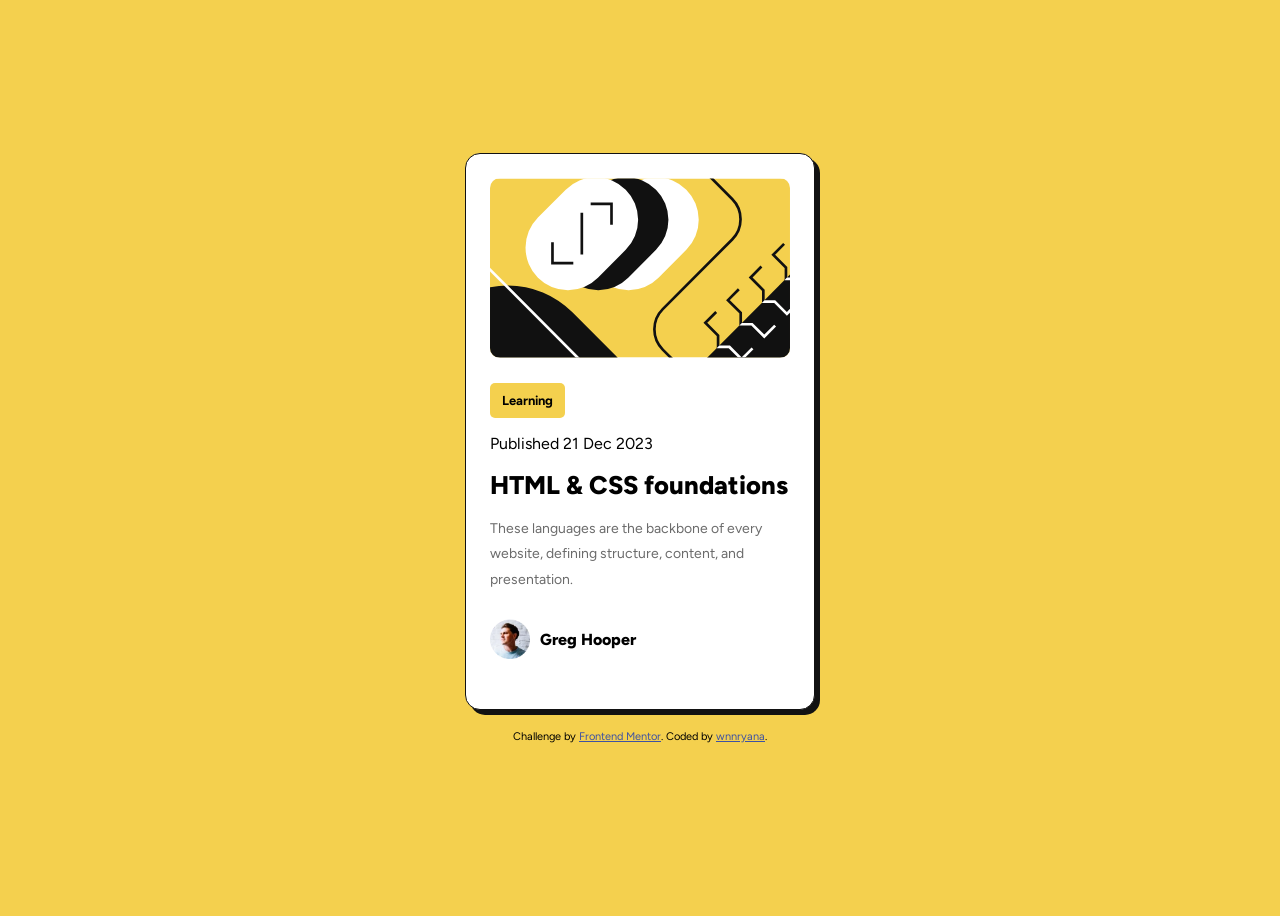
<file: blog-preview-card-main/index.html>
<!DOCTYPE html>
<html lang="en">
<head>
  <meta charset="UTF-8">
  <meta name="viewport" content="width=device-width, initial-scale=1.0"> <!-- displays site properly based on user's device -->

  <link rel="stylesheet" href="https://fonts.googleapis.com/css2?family=Figtree">
  <link rel="icon" type="image/png" sizes="32x32" href="./assets/images/favicon-32x32.png">
  <link rel="stylesheet" href="styles.css">
  
  <title>Frontend Mentor | Blog preview card</title>

</head>
<body>

  <div class="container">

    <img src="assets/images/illustration-article.svg" alt="illustration image">

    <div class="learning">
      <p>Learning</p>
    </div>
    
    <p>Published 21 Dec 2023</p>

    <h1>HTML & CSS foundations</h1>

    <div class="p-container"> 
      <p>These languages are the backbone of every</p>
      <p>website, defining structure, content, and </p>
      <p>presentation.</p>
    </div>
    

    <div class="profile">
      <img src="assets/images/image-avatar.webp" alt="Geg Hopper Image">
      <span>Greg Hooper</span> 
    </div>

  </div>
  
  <footer class="attribution">
    Challenge by <a href="https://www.frontendmentor.io?ref=challenge">Frontend Mentor</a>. 
    Coded by <a href="https://github.com/wnnryana">wnnryana</a>.
  </footer>
</body>
</html>
</file>
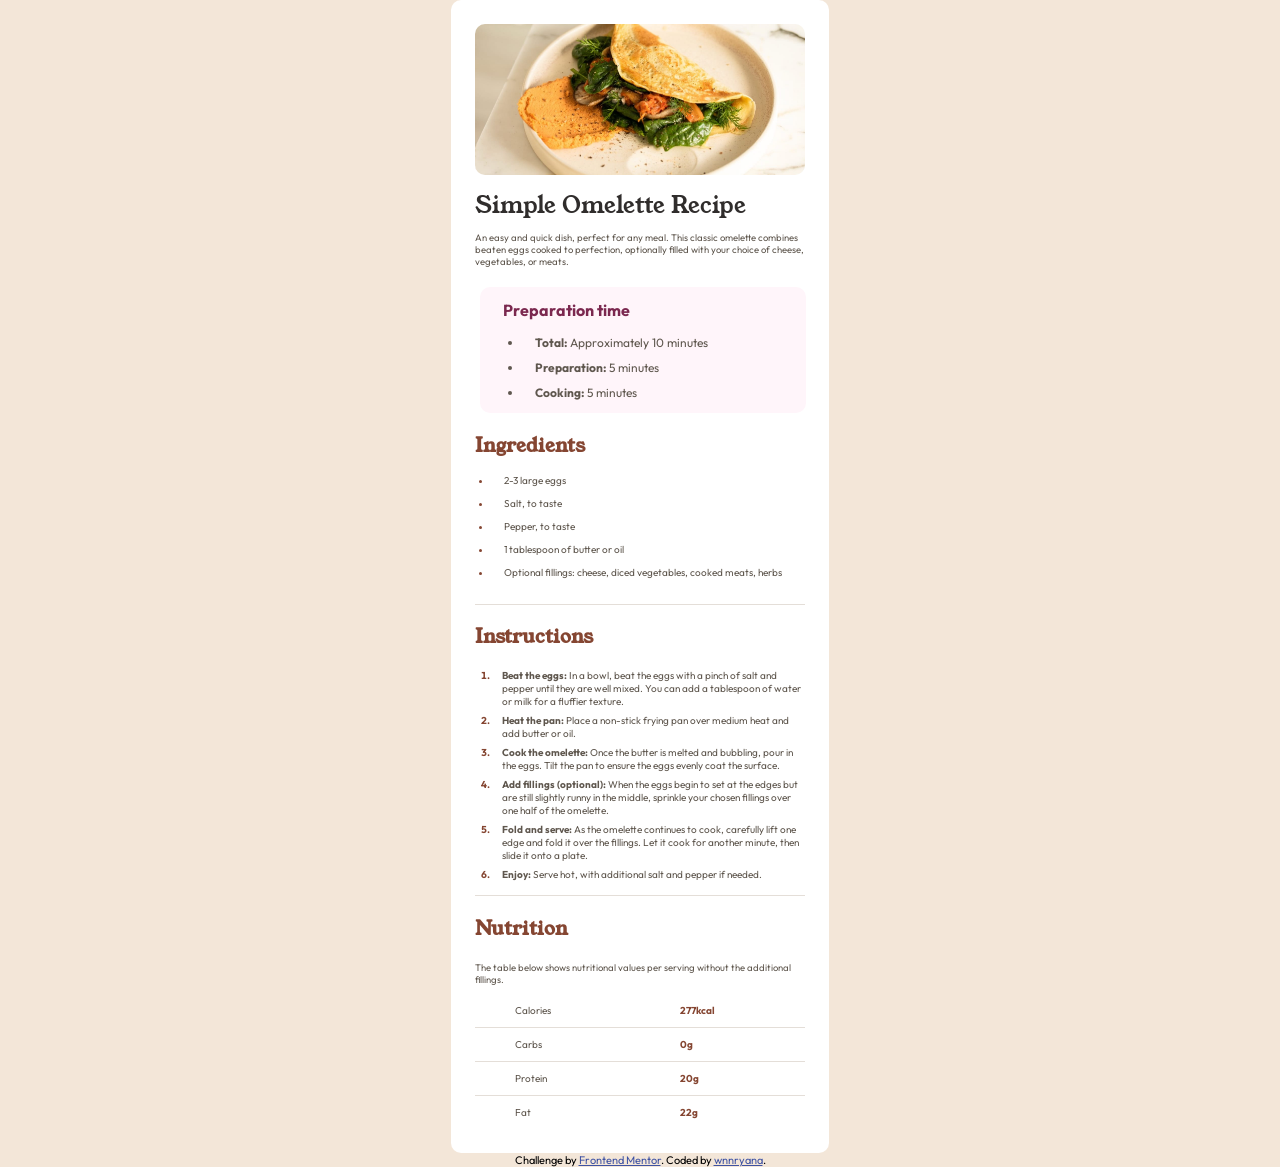
<file: recipe-page-main/index.html>
<!DOCTYPE html>
<html lang="en">
<head>
  <meta charset="UTF-8">
  <meta name="viewport" content="width=device-width, initial-scale=1.0"> <!-- displays site properly based on user's device -->

  <link rel="icon" type="image/png" sizes="32x32" href="./assets/images/favicon-32x32.png">
  <link rel="stylesheet" href="styles.css">
  <link rel="stylesheet" href="https://fonts.googleapis.com/css2?family=Young+Serif:wght@400&family=Outfit:wght@400;600;700&display=swap">
  <title>Frontend Mentor | Recipe page</title>

</head>
<body>
  <div class="container">

    <img src="assets/images/image-omelette.jpeg">

    <h1>Simple Omelette Recipe</h1>

    <p>An easy and quick dish, perfect for any meal. This classic omelette combines beaten eggs cooked 
       to perfection, optionally filled with your choice of cheese, vegetables, or meats.</p>

    <div class="prepare-time-container">
      <h4>Preparation time</h4>
      
      <ul>
        <li><span>Total:</span> Approximately 10 minutes</li>
        <li><span>Preparation:</span> 5 minutes</li>
        <li><span>Cooking:</span> 5 minutes</li>
      </ul>
    </div>

    <div class="ingredients-container">
      <h3>Ingredients</h3>
      <ul>
        <li>2-3 large eggs</li>
        <li>Salt, to taste</li>
        <li>Pepper, to taste</li>
        <li>1 tablespoon of butter or oil</li>
        <li>Optional fillings: cheese, diced vegetables, cooked meats, herbs</li>
      </ul>
    </div>

    <hr>

    <div class="instructions-container">
      <h3>Instructions</h3>
      <ol>
        <li><span>Beat the eggs:</span> In a bowl, beat the eggs with a pinch of salt and pepper until they are well mixed. 
            You can add a tablespoon of water or milk for a fluffier texture.</li>
        <li><span>Heat the pan:</span> Place a non-stick frying pan over medium heat and add butter or oil.</li>
        <li><span>Cook the omelette:</span> Once the butter is melted and bubbling, pour in the eggs. Tilt the pan to ensure 
            the eggs evenly coat the surface.</li>
        <li><span>Add fillings (optional):</span> When the eggs begin to set at the edges but are still slightly runny in the 
            middle, sprinkle your chosen fillings over one half of the omelette.</li>
        <li><span>Fold and serve:</span> As the omelette continues to cook, carefully lift one edge and fold it over the 
            fillings. Let it cook for another minute, then slide it onto a plate.</li>
        <li><span>Enjoy:</span> Serve hot, with additional salt and pepper if needed.</li>
      </ol>
    </div>

    <hr>

    <div class="nutrition-container">
      <h3>Nutrition</h3>

      <p>The table below shows nutritional values per serving without the additional fillings.</p>

      <table>
        <tbody>
          <tr>
            <td>Calories</td>
            <td>277kcal</td>
          </tr>
          <tr>
            <td>Carbs</td>
            <td>0g</td>
          </tr>
          <tr>
            <td>Protein</td>
            <td>20g</td>
          </tr>
          <tr>
            <td>Fat</td>
            <td>22g</td>
          </tr>  
        </tbody>
      </table>
    </div>
  </div>

  <footer class="attribution">
    Challenge by <a href="https://www.frontendmentor.io?ref=challenge">Frontend Mentor</a>. 
    Coded by <a href="https://github.com/wnnryana">wnnryana</a>.
  </footer>
</body>
</html>
</file>
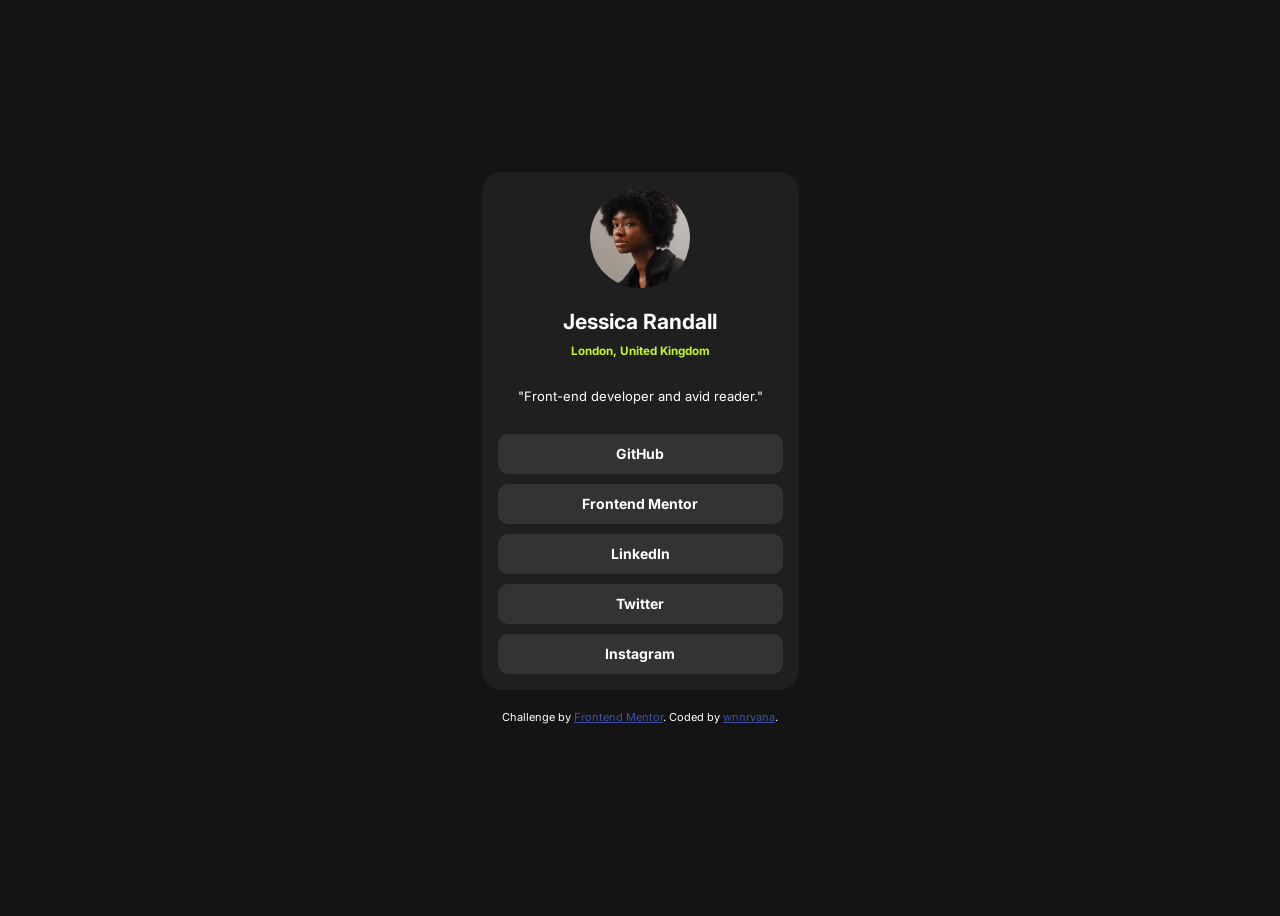
<file: social-links-profile-main/index.html>
<!DOCTYPE html>
<html lang="en">
<head>
  <meta charset="UTF-8">
  <meta name="viewport" content="width=device-width, initial-scale=1.0"> <!-- displays site properly based on user's device -->

  <link rel="icon" type="image/png" sizes="32x32" href="./assets/images/favicon-32x32.png">
  <link rel="stylesheet" href="styles.css">
  <link rel="stylesheet" href="https://fonts.googleapis.com/css2?family=Inter">

  <title>Frontend Mentor | Social links profile</title>

</head>
<body>

  <div class="container">

    <img src="assets/images/avatar-jessica.jpeg">

    <h2>Jessica Randall</h2>

    <h5>London, United Kingdom</h5>

    <p>"Front-end developer and avid reader."</p>

    <div class="a-container">
      <a href="https://github.com/" target="_blank">GitHub</a>
      <a href="https://www.frontendmentor.io" target="_blank">Frontend Mentor</a>
      <a href="https://www.linkedin.com" target="_blank">LinkedIn</a>
      <a href="https://x.com" target="_blank">Twitter</a>
      <a href="https://www.instagram.com" target="_blank">Instagram</a>
    </div>
    
  </div>
  
  <footer class="attribution">
    Challenge by <a href="https://www.frontendmentor.io?ref=challenge" target="_blank">Frontend Mentor</a>. 
    Coded by <a href="https://github.com/wnnryana" target="_blank">wnnryana</a>.
  </footer>
</body>
</html>
</file>
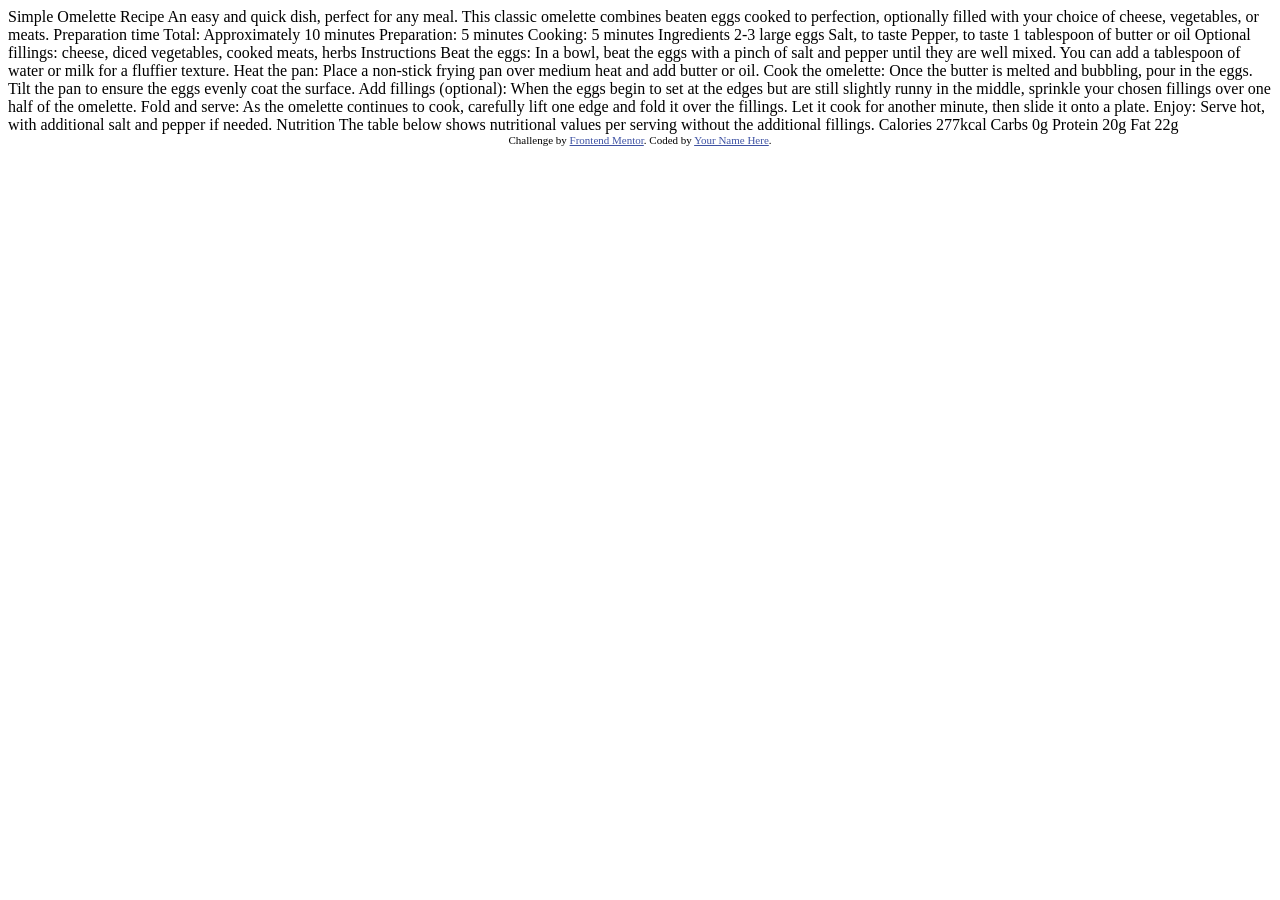
<file: recipe-page-main/recipe-page-main/index.html>
<!DOCTYPE html>
<html lang="en">
<head>
  <meta charset="UTF-8">
  <meta name="viewport" content="width=device-width, initial-scale=1.0"> <!-- displays site properly based on user's device -->

  <link rel="icon" type="image/png" sizes="32x32" href="./assets/images/favicon-32x32.png">
  
  <title>Frontend Mentor | Recipe page</title>

  <!-- Feel free to remove these styles or customise in your own stylesheet 👍 -->
  <style>
    .attribution { font-size: 0.6875rem; text-align: center; }
    .attribution a { color: hsl(228, 45%, 44%); }
  </style>
</head>
<body>

  Simple Omelette Recipe

  An easy and quick dish, perfect for any meal. This classic omelette combines beaten eggs cooked 
  to perfection, optionally filled with your choice of cheese, vegetables, or meats.

  Preparation time

  Total: Approximately 10 minutes
  Preparation: 5 minutes
  Cooking: 5 minutes

  Ingredients

  2-3 large eggs
  Salt, to taste
  Pepper, to taste
  1 tablespoon of butter or oil
  Optional fillings: cheese, diced vegetables, cooked meats, herbs

  Instructions

  Beat the eggs: In a bowl, beat the eggs with a pinch of salt and pepper until they are well mixed. 
  You can add a tablespoon of water or milk for a fluffier texture.

  Heat the pan: Place a non-stick frying pan over medium heat and add butter or oil.

  Cook the omelette: Once the butter is melted and bubbling, pour in the eggs. Tilt the pan to ensure 
  the eggs evenly coat the surface.

  Add fillings (optional): When the eggs begin to set at the edges but are still slightly runny in the 
  middle, sprinkle your chosen fillings over one half of the omelette.

  Fold and serve: As the omelette continues to cook, carefully lift one edge and fold it over the 
  fillings. Let it cook for another minute, then slide it onto a plate.

  Enjoy: Serve hot, with additional salt and pepper if needed.

  Nutrition

  The table below shows nutritional values per serving without the additional fillings.

  Calories
  277kcal

  Carbs
  0g

  Protein
  20g

  Fat
  22g
  
  <footer class="attribution">
    Challenge by <a href="https://www.frontendmentor.io?ref=challenge">Frontend Mentor</a>. 
    Coded by <a href="#">Your Name Here</a>.
  </footer>
</body>
</html>
</file>
<file: blog-preview-card-main/styles.css>
body {
    background-color: hsl(47, 88%, 63%);
    display: flex;
    justify-content: center;
    align-items: center;
    flex-direction: column;
    height: 100vh;
    font-family: "Figtree";
    font-size: 16px;
}

.container {
    background-color: hsl(0, 0%, 100%);
    border-radius: 15px;
    width: 100%;
    max-width: 300px;
    padding: 1.5rem;
    border: 1px solid hsl(0, 0%, 7%);
    box-shadow: 5px 5px hsl(0, 0%, 7%);
}

img {
   display: block;
   margin: auto;
   width: 100%;
   border-radius: 10px;
}

.learning {
    background-color: hsl(47, 88%, 63%);
    width: 25%;
    height: 7%;
    border-radius: 5px;
    display: flex;
    justify-content: center;
    align-items: center;
    margin-top: 25px;
}

.learning p {
    font-size: small;
    font-weight: bold;
    text-align: center;
}

h1 {
    font-size: 1.6rem;
    font-weight: 800;
}

.p-container {
    margin-top: 23px;
    line-height: 0.8;
    color: hsl(0, 0%, 42%);
    font-size: 14px;
}

.profile img {
    width: 40px;
    margin: 20px 0;
}

.profile {
    display: flex;
    justify-content: flex-start;
    align-items: center;
    gap: 10px;
}

span {
    font-weight: 800;
}

.attribution { 
    font-size: 0.6875rem; 
    text-align: center; 
    margin: 20px 0;
}

.attribution a { 
    color: hsl(228, 45%, 44%); 
}
</file>
<file: recipe-page-main/styles.css>
.attribution { 
    font-size: 0.6875rem; 
    text-align: center; 
}

.attribution a { 
    color: hsl(228, 45%, 44%); 
}

body {
    background-color: hsl(30, 54%, 90%);
    display: flex;
    justify-content: center;
    align-items: center;
    flex-direction: column;
    width: 100%;
    min-height: 100vh;
    margin: 0;
    font-size: 16px;
    font-family: 'Outfit';
}

.container {
    background-color: hsl(0, 0%, 100%);
    padding: 1.5rem;
    width: 100%;
    max-width: 330px;
    border-radius: 10px;
}

img {
    max-width: 330px;
    border-radius: 10px;
}

h1 {
    font-family: "Young Serif", serif;
    font-weight: 400;
    color: hsl(24, 5%, 18%);
    margin: 10px 0;
    font-size: 23px;
}

p {
    color: hsl(30, 10%, 34%);
    font-size: 9.5px;
}

.prepare-time-container {
    background-color: hsl(330, 100%, 98%);
    padding: 0.5rem;
    width: 100%;
    max-width: 310px;
    border-radius: 10px;
    margin: 20px 0 0 5px;
}

.prepare-time-container h4 {
    color: hsl(332, 51%, 32%);
    margin: 5px 0 0 15px;
}

.prepare-time-container ul {
    line-height: 25px;
    color: hsl(30, 10%, 34%);
    margin: 10px 0 0 -5px;
    font-size: 12px;
}

.prepare-time-container li {
    padding-left: 12px;
}

.ingredients-container h3 {
    color: hsl(14, 45%, 36%);
    font-family: "Young Serif", serif;
    margin-bottom: 0;
}

.ingredients-container ul {
    line-height: 23px;
    color: hsl(30, 10%, 34%);
    font-size: 10px;
    margin: 10px 0 20px -23px;
}

.ingredients-container li::marker {
    color: hsl(14, 45%, 36%);
}

.ingredients-container li {
    padding-left: 12px;
}

.instructions-container h3 {
    color: hsl(14, 45%, 36%);
    font-family: "Young Serif", serif;
}

.instructions-container ol {
    color: hsl(30, 10%, 34%);
    font-size: 10px;
}

.instructions-container li::marker {
    color: hsl(14, 45%, 36%);
    font-weight: bold;
}

.instructions-container li {
    padding: 0px 0 6px 10px;
}

.instructions-container ol {
    margin: 0 0 0 -23px;
}

span {
    font-weight: bold;
}

.nutrition-container h3 {
    color: hsl(14, 45%, 36%);
    font-family: "Young Serif", serif;
}

.nutrition-container td:first-child {
    color: hsl(30, 10%, 34%);
}

.nutrition-container td:last-child {
    color: hsl(14, 45%, 36%);
    font-weight: bold;

}

.nutrition-container table {
   width: 100%;
   border-collapse: collapse;
   table-layout: fixed;
   font-size: 10px;
    
}

.nutrition-container tr:not(:last-child) td {
    border-bottom:  1px solid hsl(30, 18%, 87%);
}

.nutrition-container td {
    padding: 10px 40px 10px 40px;
}

hr {
    border: none;
    border-top: 1px solid hsl(30, 18%, 87%);
}
</file>
<file: social-links-profile-main/styles.css>
.attribution { 
    font-size: 0.6875rem; 
    text-align: center; 
    color: hsl(0, 0%, 100%);
    margin: 20px 0;
}

.attribution a { 
        color: hsl(228, 45%, 44%); 
}

body {
    background-color: hsl(0, 0%, 8%);
    font-family: "Inter";
    display: flex;
    justify-content: center;
    align-items: center;
    flex-direction: column;
    font-size: 14px;
    height: 100vh;
}

h2 {
    color: hsl(0, 0%, 100%);
    margin-bottom: 10px;
}

h5 {
    color: hsl(75, 94%, 57%);
    margin-top: 0;
    margin-bottom: 0;
}

p {
    color: hsl(0, 0%, 100%);
    margin: 30px 0 30px 0;
    font-size: 13px;   
}

.container {
    width: 100%;
    max-width: 285px;
    background-color: hsl(0, 0%, 12%);
    padding: 1rem;
    text-align: center;
    border-radius: 20px;
}

.a-container {
    display: flex;
    flex-direction: column;
    gap: 10px;
    margin-top: 0;
}

.a-container a {
    height: 40px;
    background-color: hsl(0, 0%, 20%);
    color: hsl(0, 0%, 100%);
    border-radius: 10px;
    font-weight: 700;
    text-decoration: none;
    display: flex;
    justify-content: center;
    align-items: center;
}

a:hover {
    background-color: hsl(0, 0%, 44%);
}

img {
    border-radius: 50%;
    width: 100px;
}
</file>
